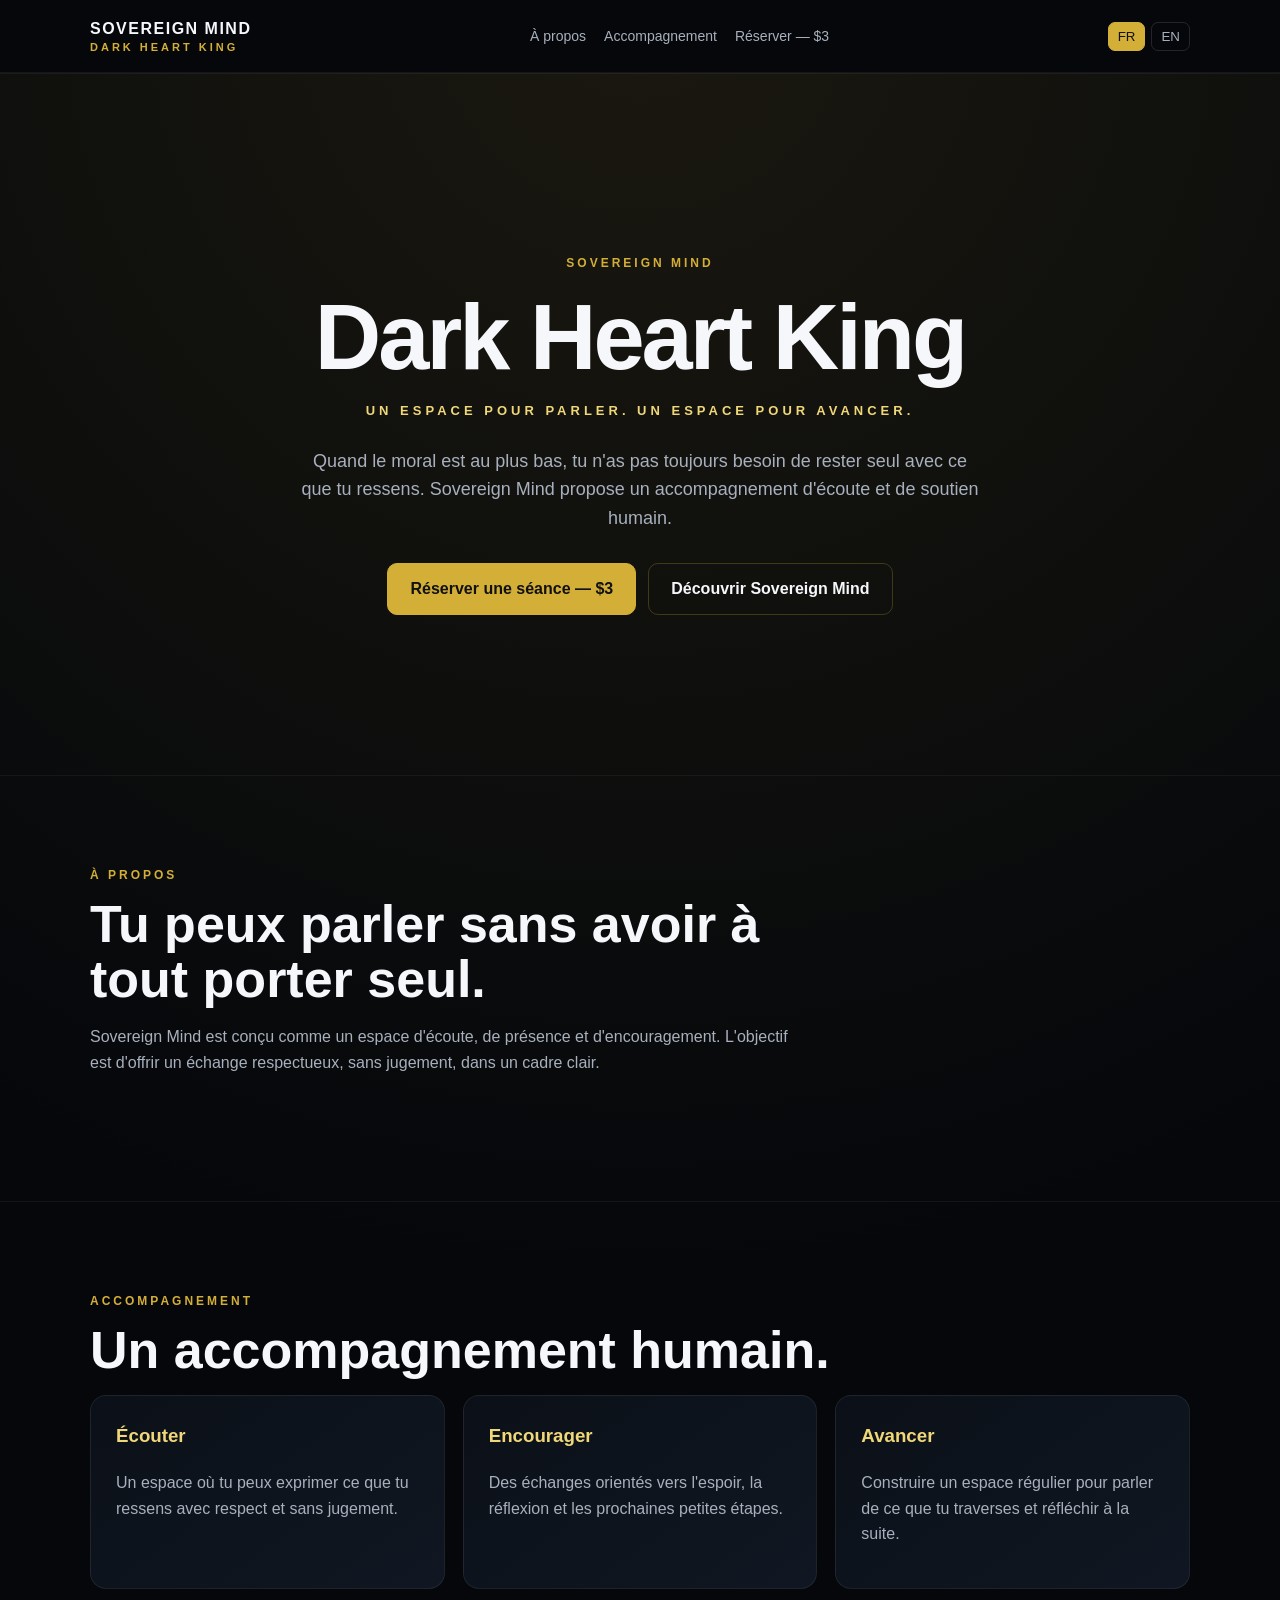
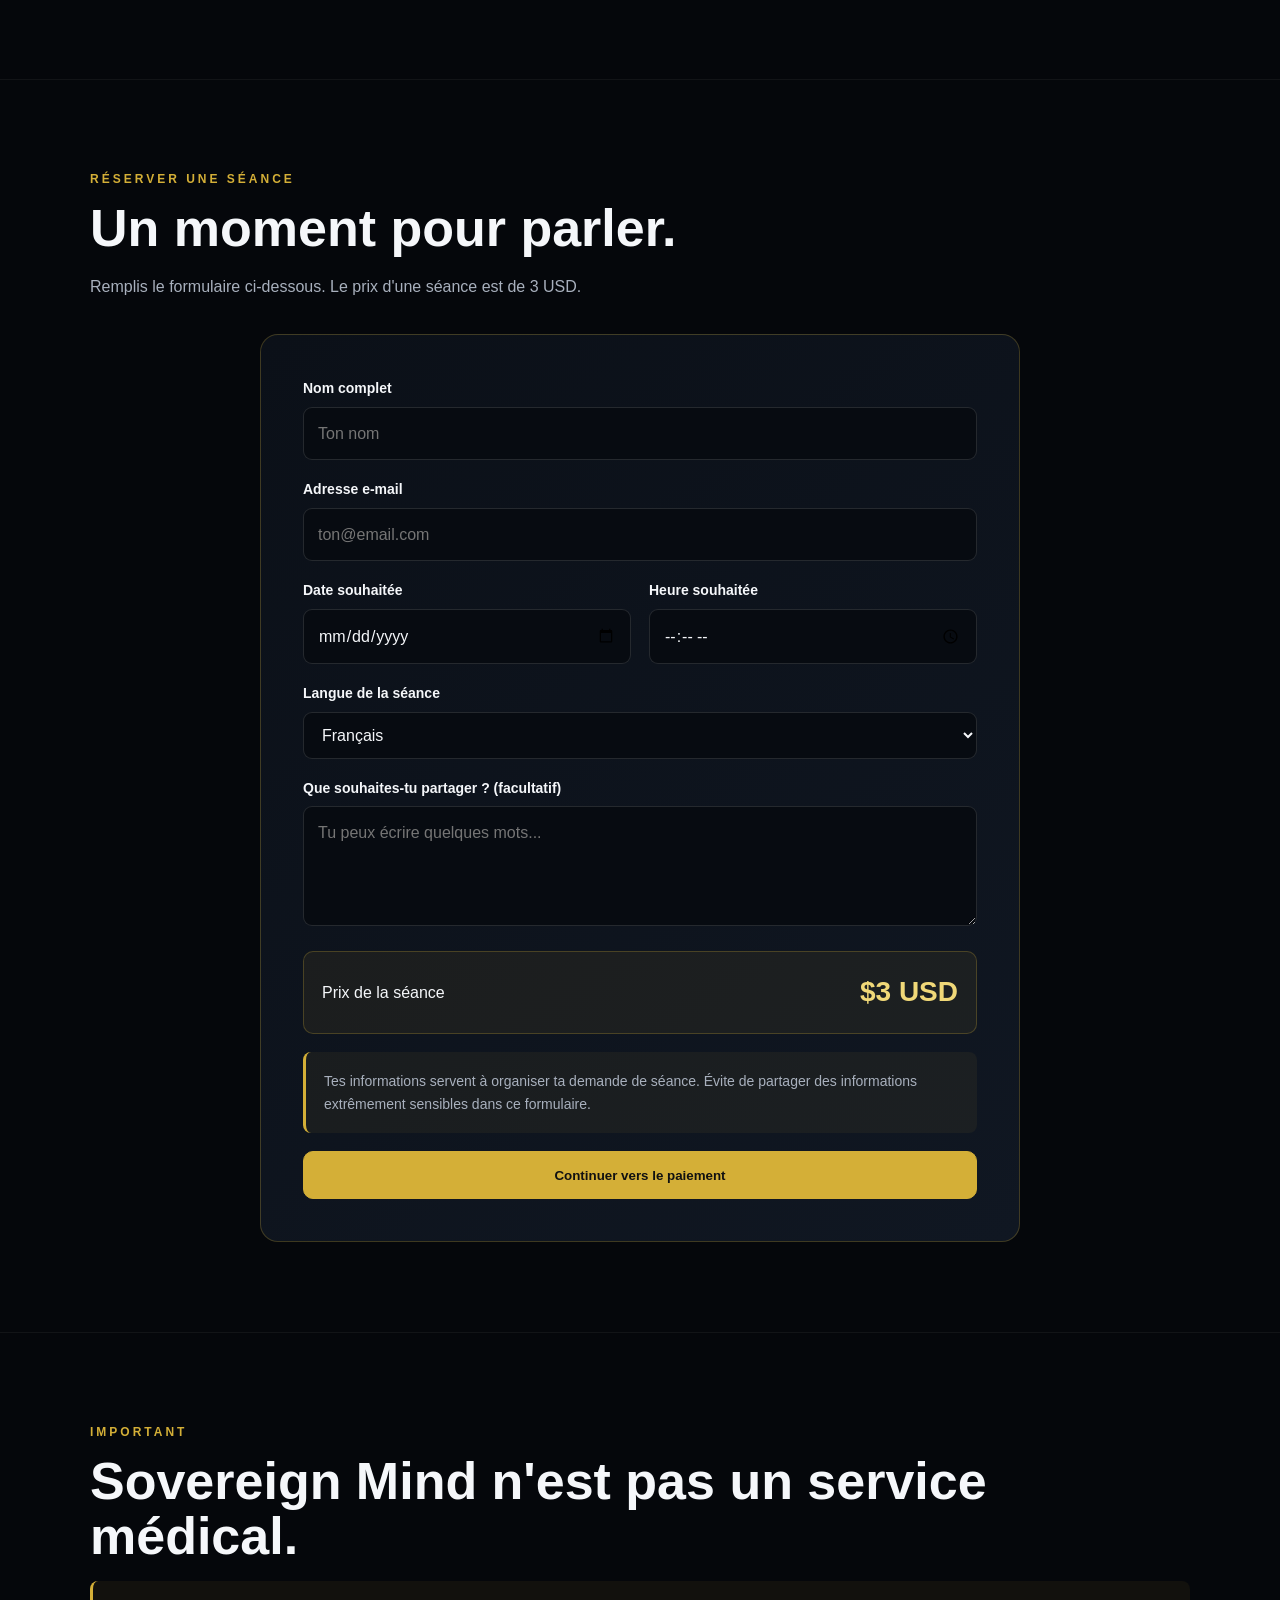
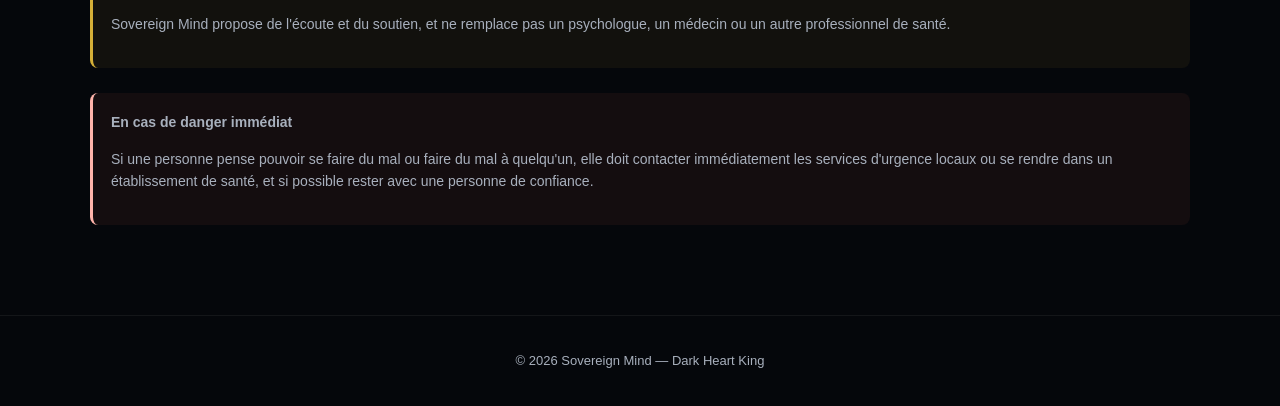
<file: index.html>
<!DOCTYPE html>
<html lang="fr">
<head>
    <meta charset="UTF-8">
    <meta name="viewport" content="width=device-width, initial-scale=1.0">
    <title>Sovereign Mind — Dark Heart King</title>
    <meta name="description" content="Sovereign Mind — un espace d'écoute, de soutien et d'accompagnement moral.">

    <style>
        :root {
            --bg: #05070b;
            --surface: #0b1018;
            --surface-2: #101722;
            --text: #f5f7fa;
            --muted: #a8b0bd;
            --gold: #d4af37;
            --gold-light: #f0d878;
            --border: rgba(212,175,55,.25);
            --danger: #ffb4ab;
        }

        * { box-sizing: border-box; }

        html { scroll-behavior: smooth; }

        body {
            margin: 0;
            font-family: Arial, Helvetica, sans-serif;
            background:
                radial-gradient(circle at 50% 0%, rgba(212,175,55,.10), transparent 35%),
                var(--bg);
            color: var(--text);
            line-height: 1.6;
        }

        a { color: inherit; text-decoration: none; }

        .container {
            width: min(1100px, 92%);
            margin: auto;
        }

        header {
            position: sticky;
            top: 0;
            z-index: 10;
            background: rgba(5,7,11,.92);
            backdrop-filter: blur(12px);
            border-bottom: 1px solid rgba(255,255,255,.06);
        }

        .nav {
            min-height: 72px;
            display: flex;
            align-items: center;
            justify-content: space-between;
            gap: 20px;
        }

        .brand {
            font-weight: 800;
            letter-spacing: 1.5px;
        }

        .brand span {
            display: block;
            color: var(--gold);
            font-size: 11px;
            letter-spacing: 3px;
            margin-top: -3px;
        }

        nav {
            display: flex;
            align-items: center;
            gap: 18px;
        }

        nav a {
            color: var(--muted);
            font-size: 14px;
        }

        nav a:hover { color: var(--gold-light); }

        .language {
            display: flex;
            gap: 6px;
        }

        .language button {
            background: transparent;
            color: var(--muted);
            border: 1px solid rgba(255,255,255,.12);
            border-radius: 7px;
            padding: 6px 9px;
            cursor: pointer;
        }

        .language button.active {
            color: #111;
            background: var(--gold);
            border-color: var(--gold);
        }

        .hero {
            min-height: 78vh;
            display: grid;
            place-items: center;
            text-align: center;
            padding: 100px 0 80px;
        }

        .eyebrow,
        .section-label {
            color: var(--gold);
            font-size: 12px;
            font-weight: 800;
            letter-spacing: 3px;
        }

        h1 {
            font-size: clamp(48px, 9vw, 92px);
            line-height: .95;
            margin: 20px 0;
            letter-spacing: -3px;
        }

        .subtitle {
            color: var(--gold-light);
            font-weight: 700;
            letter-spacing: 4px;
            text-transform: uppercase;
            font-size: 13px;
        }

        .hero p {
            max-width: 680px;
            margin: 25px auto;
            color: var(--muted);
            font-size: 18px;
        }

        .actions {
            display: flex;
            justify-content: center;
            gap: 12px;
            flex-wrap: wrap;
            margin-top: 30px;
        }

        .primary-button,
        .secondary-button {
            display: inline-flex;
            justify-content: center;
            align-items: center;
            min-height: 48px;
            padding: 12px 22px;
            border-radius: 10px;
            font-weight: 800;
            cursor: pointer;
            transition: .2s ease;
        }

        .primary-button {
            background: var(--gold);
            color: #111;
            border: 1px solid var(--gold);
        }

        .primary-button:hover {
            background: var(--gold-light);
            transform: translateY(-1px);
        }

        .secondary-button {
            background: transparent;
            color: var(--text);
            border: 1px solid var(--border);
        }

        .secondary-button:hover {
            border-color: var(--gold);
            color: var(--gold-light);
        }

        section {
            padding: 90px 0;
            border-top: 1px solid rgba(255,255,255,.05);
        }

        .section-title {
            max-width: 720px;
            margin-bottom: 35px;
        }

        h2 {
            font-size: clamp(32px, 5vw, 52px);
            line-height: 1.05;
            margin: 12px 0 18px;
        }

        .muted { color: var(--muted); }

        .cards {
            display: grid;
            grid-template-columns: repeat(3, 1fr);
            gap: 18px;
        }

        .card {
            background: linear-gradient(145deg, var(--surface), var(--surface-2));
            border: 1px solid rgba(255,255,255,.07);
            border-radius: 16px;
            padding: 25px;
        }

        .card h3 {
            margin-top: 0;
            color: var(--gold-light);
        }

        .booking-box,
        .payment-box {
            max-width: 760px;
            margin: 35px auto 0;
            background: linear-gradient(145deg, var(--surface), var(--surface-2));
            border: 1px solid var(--border);
            border-radius: 18px;
            padding: clamp(22px, 5vw, 42px);
        }

        form {
            display: grid;
            gap: 18px;
        }

        .form-row {
            display: grid;
            grid-template-columns: 1fr 1fr;
            gap: 18px;
        }

        label {
            display: block;
            margin-bottom: 7px;
            font-size: 14px;
            font-weight: 700;
        }

        input, select, textarea {
            width: 100%;
            padding: 13px 14px;
            border-radius: 9px;
            border: 1px solid rgba(255,255,255,.12);
            background: #070b11;
            color: var(--text);
            font: inherit;
            outline: none;
        }

        input:focus, select:focus, textarea:focus {
            border-color: var(--gold);
        }

        textarea {
            min-height: 120px;
            resize: vertical;
        }

        .price {
            display: flex;
            justify-content: space-between;
            align-items: center;
            gap: 20px;
            padding: 18px;
            border-radius: 10px;
            background: rgba(212,175,55,.07);
            border: 1px solid var(--border);
        }

        .price strong {
            color: var(--gold-light);
            font-size: 28px;
        }

        .notice {
            padding: 18px;
            border-left: 3px solid var(--gold);
            background: rgba(212,175,55,.06);
            color: var(--muted);
            border-radius: 8px;
            font-size: 14px;
        }

        .emergency {
            border-left-color: var(--danger);
            background: rgba(255,100,80,.06);
        }

        .hidden { display: none !important; }

        #confirmation {
            text-align: center;
        }

        footer {
            padding: 35px 0;
            border-top: 1px solid rgba(255,255,255,.06);
            color: var(--muted);
            text-align: center;
            font-size: 13px;
        }

        @media (max-width: 800px) {
            nav a:not(.nav-book) { display: none; }
            .cards { grid-template-columns: 1fr; }
            .form-row { grid-template-columns: 1fr; }
            h1 { letter-spacing: -2px; }
        }
    </style>
</head>

<body>

<header>
    <div class="container nav">
        <a href="#home" class="brand">
            SOVEREIGN MIND
            <span>DARK HEART KING</span>
        </a>

        <nav>
            <a href="#about" data-fr="À propos" data-en="About">À propos</a>
            <a href="#support" data-fr="Accompagnement" data-en="Support">Accompagnement</a>
            <a href="#booking" class="nav-book" data-fr="Réserver — $3" data-en="Book — $3">Réserver — $3</a>
        </nav>

        <div class="language">
            <button id="frBtn" class="active">FR</button>
            <button id="enBtn">EN</button>
        </div>
    </div>
</header>

<main>

    <section id="home" class="hero">
        <div class="container">
            <div class="eyebrow">SOVEREIGN MIND</div>

            <h1>Dark Heart King</h1>

            <div class="subtitle"
                 data-fr="Un espace pour parler. Un espace pour avancer."
                 data-en="A space to talk. A space to move forward.">
                Un espace pour parler. Un espace pour avancer.
            </div>

            <p data-fr="Quand le moral est au plus bas, tu n'as pas toujours besoin de rester seul avec ce que tu ressens. Sovereign Mind propose un accompagnement d'écoute et de soutien humain."
               data-en="When you are at your lowest, you do not always have to face everything alone. Sovereign Mind offers a space for listening and human support.">
                Quand le moral est au plus bas, tu n'as pas toujours besoin de rester seul avec ce que tu ressens. Sovereign Mind propose un accompagnement d'écoute et de soutien humain.
            </p>

            <div class="actions">
                <a href="#booking" class="primary-button"
                   data-fr="Réserver une séance — $3"
                   data-en="Book a session — $3">
                    Réserver une séance — $3
                </a>

                <a href="#about" class="secondary-button"
                   data-fr="Découvrir Sovereign Mind"
                   data-en="Discover Sovereign Mind">
                    Découvrir Sovereign Mind
                </a>
            </div>
        </div>
    </section>

    <section id="about">
        <div class="container">
            <div class="section-title">
                <div class="section-label"
                     data-fr="À PROPOS"
                     data-en="ABOUT">
                    À PROPOS
                </div>

                <h2 data-fr="Tu peux parler sans avoir à tout porter seul."
                    data-en="You can talk without having to carry everything alone.">
                    Tu peux parler sans avoir à tout porter seul.
                </h2>

                <p class="muted"
                   data-fr="Sovereign Mind est conçu comme un espace d'écoute, de présence et d'encouragement. L'objectif est d'offrir un échange respectueux, sans jugement, dans un cadre clair."
                   data-en="Sovereign Mind is designed as a space for listening, presence and encouragement. The goal is to offer a respectful, non-judgmental conversation within clear boundaries.">
                    Sovereign Mind est conçu comme un espace d'écoute, de présence et d'encouragement. L'objectif est d'offrir un échange respectueux, sans jugement, dans un cadre clair.
                </p>
            </div>
        </div>
    </section>

    <section id="support">
        <div class="container">
            <div class="section-label"
                 data-fr="ACCOMPAGNEMENT"
                 data-en="SUPPORT">
                ACCOMPAGNEMENT
            </div>

            <h2 data-fr="Un accompagnement humain."
                data-en="Human support.">
                Un accompagnement humain.
            </h2>

            <div class="cards">
                <article class="card">
                    <h3 data-fr="Écouter" data-en="Listen">Écouter</h3>
                    <p class="muted"
                       data-fr="Un espace où tu peux exprimer ce que tu ressens avec respect et sans jugement."
                       data-en="A space where you can express what you feel with respect and without judgment.">
                        Un espace où tu peux exprimer ce que tu ressens avec respect et sans jugement.
                    </p>
                </article>

                <article class="card">
                    <h3 data-fr="Encourager" data-en="Encourage">Encourager</h3>
                    <p class="muted"
                       data-fr="Des échanges orientés vers l'espoir, la réflexion et les prochaines petites étapes."
                       data-en="Conversations focused on hope, reflection and the next small steps.">
                        Des échanges orientés vers l'espoir, la réflexion et les prochaines petites étapes.
                    </p>
                </article>

                <article class="card">
                    <h3 data-fr="Avancer" data-en="Move forward">Avancer</h3>
                    <p class="muted"
                       data-fr="Construire un espace régulier pour parler de ce que tu traverses et réfléchir à la suite."
                       data-en="Create a regular space to talk about what you are going through and think about what comes next.">
                        Construire un espace régulier pour parler de ce que tu traverses et réfléchir à la suite.
                    </p>
                </article>
            </div>
        </div>
    </section>

    <section id="booking">
        <div class="container">
            <div class="section-label"
                 data-fr="RÉSERVER UNE SÉANCE"
                 data-en="BOOK A SESSION">
                RÉSERVER UNE SÉANCE
            </div>

            <h2 data-fr="Un moment pour parler."
                data-en="A moment to talk.">
                Un moment pour parler.
            </h2>

            <p class="muted"
               data-fr="Remplis le formulaire ci-dessous. Le prix d'une séance est de 3 USD."
               data-en="Fill out the form below. A session costs $3 USD.">
                Remplis le formulaire ci-dessous. Le prix d'une séance est de 3 USD.
            </p>

            <div class="booking-box">
                <form id="bookingForm">

                    <div>
                        <label for="clientName"
                               data-fr="Nom complet"
                               data-en="Full name">
                            Nom complet
                        </label>
                        <input id="clientName" type="text" required
                               data-placeholder-fr="Ton nom"
                               data-placeholder-en="Your name"
                               placeholder="Ton nom">
                    </div>

                    <div>
                        <label for="clientEmail"
                               data-fr="Adresse e-mail"
                               data-en="Email address">
                            Adresse e-mail
                        </label>
                        <input id="clientEmail" type="email" required
                               data-placeholder-fr="ton@email.com"
                               data-placeholder-en="you@email.com"
                               placeholder="ton@email.com">
                    </div>

                    <div class="form-row">
                        <div>
                            <label for="appointmentDate"
                                   data-fr="Date souhaitée"
                                   data-en="Preferred date">
                                Date souhaitée
                            </label>
                            <input id="appointmentDate" type="date" required>
                        </div>

                        <div>
                            <label for="appointmentTime"
                                   data-fr="Heure souhaitée"
                                   data-en="Preferred time">
                                Heure souhaitée
                            </label>
                            <input id="appointmentTime" type="time" required>
                        </div>
                    </div>

                    <div>
                        <label for="sessionLanguage"
                               data-fr="Langue de la séance"
                               data-en="Session language">
                            Langue de la séance
                        </label>

                        <select id="sessionLanguage">
                            <option value="fr">Français</option>
                            <option value="en">English</option>
                        </select>
                    </div>

                    <div>
                        <label for="message"
                               data-fr="Que souhaites-tu partager ? (facultatif)"
                               data-en="What would you like to share? (optional)">
                            Que souhaites-tu partager ? (facultatif)
                        </label>

                        <textarea id="message"
                                  data-placeholder-fr="Tu peux écrire quelques mots..."
                                  data-placeholder-en="You can write a few words..."
                                  placeholder="Tu peux écrire quelques mots..."></textarea>
                    </div>

                    <div class="price">
                        <span data-fr="Prix de la séance" data-en="Session price">
                            Prix de la séance
                        </span>
                        <strong>$3 USD</strong>
                    </div>

                    <div class="notice">
                        <span data-fr="Tes informations servent à organiser ta demande de séance. Évite de partager des informations extrêmement sensibles dans ce formulaire."
                              data-en="Your information is used to arrange your session request. Avoid sharing extremely sensitive information in this form.">
                            Tes informations servent à organiser ta demande de séance. Évite de partager des informations extrêmement sensibles dans ce formulaire.
                        </span>
                    </div>

                    <button type="submit" class="primary-button"
                            data-fr="Continuer vers le paiement"
                            data-en="Continue to payment">
                        Continuer vers le paiement
                    </button>
                </form>
            </div>
        </div>
    </section>

    <section id="payment" class="hidden">
        <div class="container">
            <div class="payment-box">
                <div class="section-label"
                     data-fr="PAIEMENT"
                     data-en="PAYMENT">
                    PAIEMENT
                </div>

                <h2 data-fr="Finaliser ta réservation."
                    data-en="Finalize your booking.">
                    Finaliser ta réservation.
                </h2>

                <p class="muted"
                   data-fr="Montant de la séance"
                   data-en="Session amount">
                    Montant de la séance
                </p>

                <div class="price">
                    <span data-fr="Sovereign Mind — séance individuelle"
                          data-en="Sovereign Mind — individual session">
                        Sovereign Mind — séance individuelle
                    </span>
                    <strong>$3 USD</strong>
                </div>

                <div class="notice">
                    <span data-fr="Le paiement réel n'est pas encore connecté. Ce bouton est une étape de démonstration pour le moment."
                          data-en="Real payment is not connected yet. This button is a demonstration step for now.">
                        Le paiement réel n'est pas encore connecté. Ce bouton est une étape de démonstration pour le moment.
                    </span>
                </div>

                <br>

                <button type="button" id="demoPayButton" class="primary-button"
                        data-fr="Poursuivre"
                        data-en="Continue">
                    Poursuivre
                </button>
            </div>
        </div>
    </section>

    <section id="safety">
        <div class="container">
            <div class="section-label"
                 data-fr="IMPORTANT"
                 data-en="IMPORTANT">
                IMPORTANT
            </div>

            <h2 data-fr="Sovereign Mind n'est pas un service médical."
                data-en="Sovereign Mind is not a medical service.">
                Sovereign Mind n'est pas un service médical.
            </h2>

            <div class="notice">
                <p data-fr="Sovereign Mind propose de l'écoute et du soutien, et ne remplace pas un psychologue, un médecin ou un autre professionnel de santé."
                   data-en="Sovereign Mind provides listening and support and does not replace a psychologist, doctor or other healthcare professional.">
                    Sovereign Mind propose de l'écoute et du soutien, et ne remplace pas un psychologue, un médecin ou un autre professionnel de santé.
                </p>
            </div>

            <br>

            <div class="notice emergency">
                <strong data-fr="En cas de danger immédiat"
                        data-en="If you are in immediate danger">
                    En cas de danger immédiat
                </strong>

                <p data-fr="Si une personne pense pouvoir se faire du mal ou faire du mal à quelqu'un, elle doit contacter immédiatement les services d'urgence locaux ou se rendre dans un établissement de santé, et si possible rester avec une personne de confiance."
                   data-en="If someone may hurt themselves or someone else, they should contact local emergency services immediately or go to a healthcare facility, and if possible stay with a trusted person.">
                    Si une personne pense pouvoir se faire du mal ou faire du mal à quelqu'un, elle doit contacter immédiatement les services d'urgence locaux ou se rendre dans un établissement de santé, et si possible rester avec une personne de confiance.
                </p>
            </div>
        </div>
    </section>

    <section id="confirmation" class="hidden">
        <div class="container">
            <div class="payment-box">
                <div class="section-label"
                     data-fr="DEMANDE ENREGISTRÉE"
                     data-en="REQUEST SAVED">
                    DEMANDE ENREGISTRÉE
                </div>

                <h2 data-fr="Merci."
                    data-en="Thank you.">
                    Merci.
                </h2>

                <p id="confirmationText" class="muted"></p>
            </div>
        </div>
    </section>

</main>

<footer>
    <div class="container">
        <span>© 2026 Sovereign Mind — Dark Heart King</span>
    </div>
</footer>

<script>
    let currentLanguage = "fr";

    const frBtn = document.getElementById("frBtn");
    const enBtn = document.getElementById("enBtn");

    function setLanguage(language) {
        currentLanguage = language;

        document.querySelectorAll("[data-fr][data-en]").forEach(function (element) {
            element.textContent = element.getAttribute("data-" + language);
        });

        document.querySelectorAll("[data-placeholder-fr][data-placeholder-en]").forEach(function (element) {
            element.placeholder = element.getAttribute("data-placeholder-" + language);
        });

        frBtn.classList.toggle("active", language === "fr");
        enBtn.classList.toggle("active", language === "en");
        document.documentElement.lang = language;
    }

    frBtn.addEventListener("click", function () {
        setLanguage("fr");
    });

    enBtn.addEventListener("click", function () {
        setLanguage("en");
    });

    const bookingForm = document.getElementById("bookingForm");
    const paymentSection = document.getElementById("payment");
    const confirmation = document.getElementById("confirmation");
    const confirmationText = document.getElementById("confirmationText");

   bookingForm.addEventListener("submit", async function (event) {
       event.preventDefault();

if (!bookingForm.checkValidity()) {
    bookingForm.reportValidity();
    return;
}

const paymentResponse = await fetch("http://localhost:3000/create-payment", {
    method: "POST",
    headers: {
        "Content-Type": "application/json"
    },
    body: JSON.stringify({
        name: document.getElementById("clientName").value,
        email: document.getElementById("clientEmail").value,
        date: document.getElementById("appointmentDate").value,
        time: document.getElementById("appointmentTime").value,
        language: document.getElementById("sessionLanguage").value
    })
});

const paymentData = await paymentResponse.json();

if (paymentData.success) {
    paymentSection.classList.remove("hidden");

    paymentSection.scrollIntoView({
        behavior: "smooth",
        block: "start"
    });
} else {
    alert("Une erreur est survenue.");
}
    });

    document.getElementById("demoPayButton").addEventListener("click", function () {
        const name = document.getElementById("clientName").value;
        const date = document.getElementById("appointmentDate").value;
        const time = document.getElementById("appointmentTime").value;

        paymentSection.classList.add("hidden");
        confirmation.classList.remove("hidden");

        confirmationText.textContent =
            currentLanguage === "fr"
            ? "Ta demande pour " + name + " le " + date + " à " + time + " a été préparée. Le paiement réel n'est pas encore connecté."
            : "Your request for " + name + " on " + date + " at " + time + " has been prepared. Real payment is not connected yet.";

        confirmation.scrollIntoView({
            behavior: "smooth",
            block: "start"
        });
    });

    setLanguage("fr");
</script>

</body>
</html>
</file>
